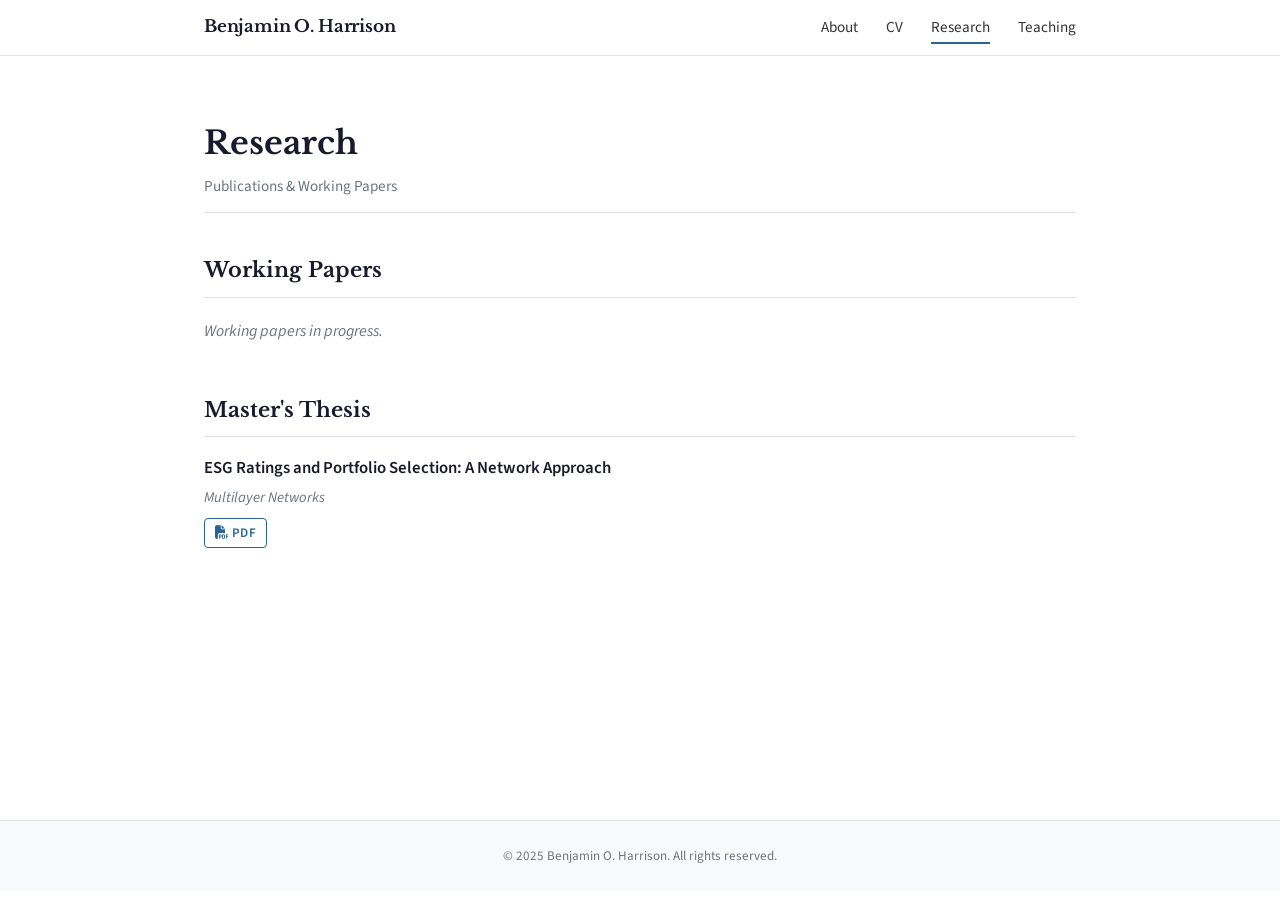
<file: research.html>
<!DOCTYPE html>
<html lang="en">
<head>
    <meta charset="UTF-8">
    <meta name="viewport" content="width=device-width, initial-scale=1.0">
    <title>Research | Benjamin O. Harrison</title>
    <link rel="icon" type="image/png" href="images/benhars_logo.png">
    <link href="https://fonts.googleapis.com/css2?family=Libre+Baskerville:ital,wght@0,400;0,700;1,400&family=Source+Sans+Pro:wght@300;400;600;700&display=swap" rel="stylesheet">
    <link rel="stylesheet" href="https://cdnjs.cloudflare.com/ajax/libs/font-awesome/6.5.1/css/all.min.css">
    <!-- Google tag (gtag.js) -->
    <script async src="https://www.googletagmanager.com/gtag/js?id=G-WB9NNGTKCT"></script>
    <script>
      window.dataLayer = window.dataLayer || [];
      function gtag(){dataLayer.push(arguments);}
      gtag('js', new Date());
      gtag('config', 'G-WB9NNGTKCT');
    </script>
    <link rel="stylesheet" href="style.css">
</head>
<body>
    <nav class="navbar">
        <div class="nav-container">
            <a href="index.html" class="nav-brand">Benjamin O. Harrison</a>
            <button class="nav-toggle" id="navToggle" aria-label="Toggle navigation">
                <span></span>
                <span></span>
                <span></span>
            </button>
            <ul class="nav-links" id="navLinks">
                <li><a href="index.html">About</a></li>
                <li><a href="cv.html">CV</a></li>
                <li><a href="research.html" class="active">Research</a></li>
                <li><a href="teaching.html">Teaching</a></li>
            </ul>
        </div>
    </nav>

    <main class="main-content">
        <div class="page-header">
            <h1>Research</h1>
            <p>Publications &amp; Working Papers</p>
        </div>

        <!-- Working Papers -->
        <div class="research-section">
            <h2>Working Papers</h2>
            <p style="color: var(--color-text-light); font-style: italic;">Working papers in progress.</p>
        </div>

        <!-- Master's Thesis -->
        <div class="research-section">
            <h2>Master's Thesis</h2>
            <div class="paper-item">
                <div class="paper-title">ESG Ratings and Portfolio Selection: A Network Approach</div>
                <div class="paper-venue">Multilayer Networks</div>
                <div class="paper-links">
                    <a href="https://drive.google.com/file/d/1K7Xl8wb6zrcfya3lOBPQKGkN4OnYr6cs/view?usp=drive_link" target="_blank">
                        <i class="fas fa-file-pdf"></i> PDF
                    </a>
                </div>
            </div>
        </div>
    </main>

    <footer class="footer">
        <div class="footer-container">
            <p>&copy; 2025 Benjamin O. Harrison. All rights reserved.</p>
        </div>
    </footer>

    <script>
        const navToggle = document.getElementById('navToggle');
        const navLinks = document.getElementById('navLinks');
        navToggle.addEventListener('click', () => {
            navLinks.classList.toggle('open');
            navToggle.classList.toggle('open');
        });

        // Toggle abstract visibility
        function toggleAbstract(id) {
            const el = document.getElementById(id);
            if (el) el.classList.toggle('show');
        }
    </script>
</body>
</html>
</file>
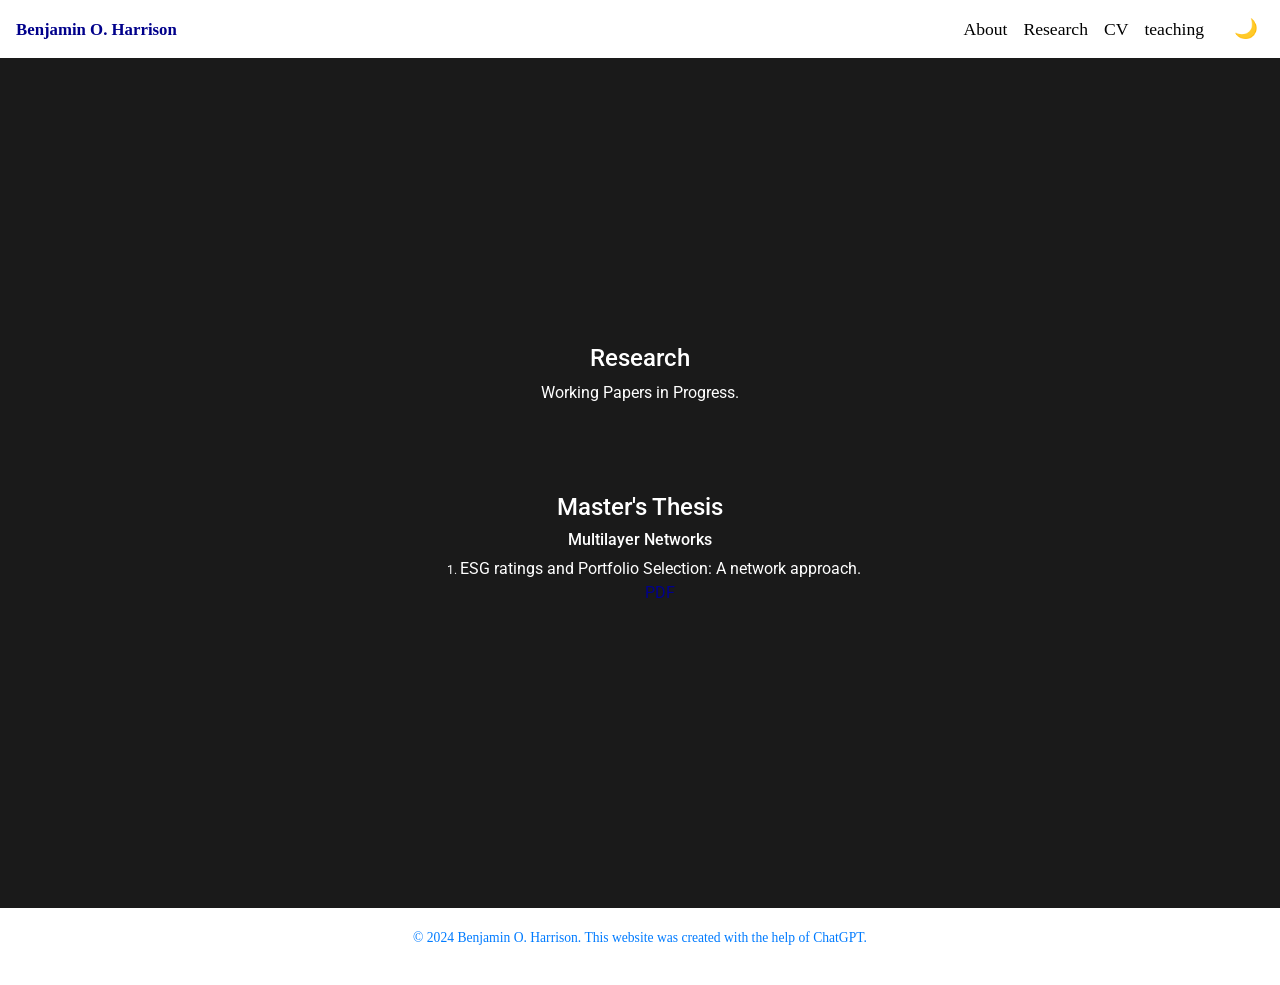
<file: researchold.html>
<!DOCTYPE html>
<html lang="en">
<head>
    <meta charset="UTF-8">
    <meta name="viewport" content="width=device-width, initial-scale=1.0">
    <title>Research - Benjamin O. Harrison</title>
    <link rel="stylesheet" href="https://stackpath.bootstrapcdn.com/bootstrap/4.3.1/css/bootstrap.min.css">
    <link href="https://fonts.googleapis.com/css2?family=Montserrat:wght@400;700&family=Roboto:wght@400;700&family=Garamond:wght@400&display=swap" rel="stylesheet">
    <link rel="icon" type="image/png" href="images/benhars_logo.png">
        <!-- Google tag (gtag.js) -->
    <script async src="https://www.googletagmanager.com/gtag/js?id=G-WB9NNGTKCT"></script>
    <script>
      window.dataLayer = window.dataLayer || [];
      function gtag(){dataLayer.push(arguments);}
      gtag('js', new Date());

      gtag('config', 'G-WB9NNGTKCT');
    </script>
    <style>
        :root {
            --bg-color-dark: #1a1a1a;
            --bg-color-light: #ffffff;
            --text-color-dark: #ffffff;
            --text-color-light: #000000;
            --navbar-footer-bg-dark: #ffffff;
            --navbar-footer-bg-light: #1a1a1a;
            --highlight-color: #007bff;
        }

        body {
            font-family: 'Roboto', sans-serif;
            background-color: var(--bg-color-dark);
            color: var(--text-color-dark);
            transition: background-color 0.3s, color 0.3s;
            margin: 0;
            padding: 0;
            font-size: 12px;
        }

        .navbar {
            position: sticky;
            top: 0;
            z-index: 1000;
            background-color: var(--navbar-footer-bg-dark);
        }

        .navbar-brand {
            font-weight: bold;
            font-size: 1.05rem;
            font-family: 'Garamond', serif;
        }

        .navbar-toggler {
            border: 1px solid var(--text-color-light); /* Adds a border */
            padding: 5px; /* Adds padding inside the button */
            margin: 10px; /* Adds margin outside the button */
            background-color: var(--navbar-footer-bg-dark); /* Sets the background color */
            position: relative; /* Necessary for positioning the lines */
        }

        .navbar-toggler-icon {
            display: inline-block;
            width: 24px;
            height: 2px;
            background-color: var(--bg-color-dark);
            position: relative; /* Necessary for positioning the lines */
            transition: all 0.3s; /* Adds a smooth transition */
        }

        .navbar-toggler-icon::before,
        .navbar-toggler-icon::after {
            content: '';
            display: block;
            width: 24px;
            height: 2px;
            background-color: var(--text-color-light); /* Sets the line color */
            position: absolute;
            transition: all 0.3s; /* Adds a smooth transition */
        }

        .navbar-toggler-icon::before {
            top: -8px; /* Positions the first line above the middle line */
        }

        .navbar-toggler-icon::after {
            top: 8px; /* Positions the third line below the middle line */
        }
        
        .navbar-nav .nav-link {
            color: var(--text-color-light) !important;
            font-size: 1.1rem;
            font-family: 'Garamond', serif;
        }

        .navbar-nav .nav-link:hover {
            text-decoration: underline;
        }

        .very-small-text {
            font-size: 0.85rem;
            color: #007bff;
            font-family: 'Garamond', serif;
        }

        .small-text {
            font-size: 1.2rem;
        }

        .mode-toggle {
            cursor: pointer;
            color: var(--text-color-light);
            background: none;
            border: none;
            font-size: 1.2rem;
            margin-left: 1rem;
        }

        .mode-toggle:hover {
            color: var(--text-color-dark);
        }
        
        @keyframes fadeIn {
            0% {
                opacity: 0;
            }
            100% {
                opacity: 1;
            }
        }
        
        #papers {
            animation: fadeIn 2s ease-out forwards;
        }

        a {
            color: #00008b;
        }

        a:hover {
            color: #3333cc;
        }

        footer {
            margin-top: 50px;
            padding: 20px 0;
            background-color: var(--navbar-footer-bg-dark);
            color: var(--text-color-dark);
            text-align: center;
            font-size: 0.85rem;
            font-family: 'Garamond', serif;
        }

        .py-5 {
            display: flex;
            flex-direction: column;
            justify-content: center; 
            align-items: center;
            min-height: calc(100vh - 100px);
            text-align: center;
        }

        ol li p {
            margin-bottom: 0;
        }

        h4 {
            text-align: center;
            margin-top: 2em;
        }

        p, h6 {
            font-size: 1rem;
        }

        /* Additional styles for your sections */
        section {
            margin-bottom: 2em; /* Add space between sections */
        }
    </style>
</head>
<body>
    <nav class="navbar navbar-expand-lg">
        <a class="navbar-brand" href="index.html">Benjamin O. Harrison</a>
        <button class="navbar-toggler" type="button" data-toggle="collapse" data-target="#navbarNav" aria-controls="navbarNav" aria-expanded="false" aria-label="Toggle navigation">
            <span class="navbar-toggler-icon"></span>
        </button>
        <div class="collapse navbar-collapse" id="navbarNav">
            <ul class="navbar-nav ml-auto">
                <li class="nav-item">
                    <a class="nav-link" href="index.html">About</a>
                </li>
                <li class="nav-item">
                    <a class="nav-link" href="research.html">Research</a>
                </li>
                <li class="nav-item">
                    <a class="nav-link" href="cv.html">CV</a>
                </li>
                <li class="nav-item">
                    <a class="nav-link" href="teaching.html">teaching</a>
                </li>
            </ul>
            <button class="mode-toggle" onclick="toggleBackground()">🌙</button>
        </div>
    </nav>
    <div id="papers" class="container py-5">
        <!-- General Introduction -->
        <section>
        </section>

        <!-- Working Papers -->
        <section>
            <h4>Research</h4>
            <div>
                <p> Working Papers in Progress.</p>
            </div>
        </section>

        <!-- Thesis -->
        <section>
            <h4>Master's Thesis</h4>
            <div>
                <h6>Multilayer Networks</h6>
                <ol>
                    <li>
                        <p>ESG ratings and Portfolio Selection: A network approach.</p>
                        <p><a href="https://drive.google.com/file/d/1K7Xl8wb6zrcfya3lOBPQKGkN4OnYr6cs/view?usp=drive_link" target="_blank">PDF</a></p>
                    </li>
                </ol>
            </div>
        </section>
    </div>
    <footer>
        <p class="very-small-text">&copy; 2024 Benjamin O. Harrison. This website was created with the help of ChatGPT.</p>
    </footer>
    <script src="https://code.jquery.com/jquery-3.3.1.slim.min.js"></script>
    <script src="https://cdnjs.cloudflare.com/ajax/libs/popper.js/1.14.7/umd/popper.min.js"></script>
    <script src="https://stackpath.bootstrapcdn.com/bootstrap/4.3.1/js/bootstrap.min.js"></script>
    <script>
        function toggleBackground() {
            const root = document.documentElement;
            const currentBgColor = getComputedStyle(root).getPropertyValue('--bg-color-dark').trim();
            if (currentBgColor === '#1a1a1a') {
                root.style.setProperty('--bg-color-dark', '#ffffff');
                root.style.setProperty('--text-color-dark', '#000000');
                root.style.setProperty('--navbar-footer-bg-dark', '#1a1a1a');
                root.style.setProperty('--text-color-light', '#ffffff');
            } else {
                root.style.setProperty('--bg-color-dark', '#1a1a1a');
                root.style.setProperty('--text-color-dark', '#ffffff');
                root.style.setProperty('--navbar-footer-bg-dark', '#ffffff');
                root.style.setProperty('--text-color-light', '#000000');
            }
            document.body.style.backgroundColor = root.style.getPropertyValue('--bg-color-dark');
            document.body.style.color = root.style.getPropertyValue('--text-color-dark');
            document.querySelector('.navbar').style.backgroundColor = root.style.getPropertyValue('--navbar-footer-bg-dark');
            document.querySelector('footer').style.backgroundColor = root.style.getPropertyValue('--navbar-footer-bg-dark');
            document.querySelectorAll('.nav-link').forEach(link => link.style.color = root.style.getPropertyValue('--text-color-light'));
            document.querySelector('.mode-toggle').style.color = root.style.getPropertyValue('--text-color-light');
        }
    </script>
</body>
</html>
</file>
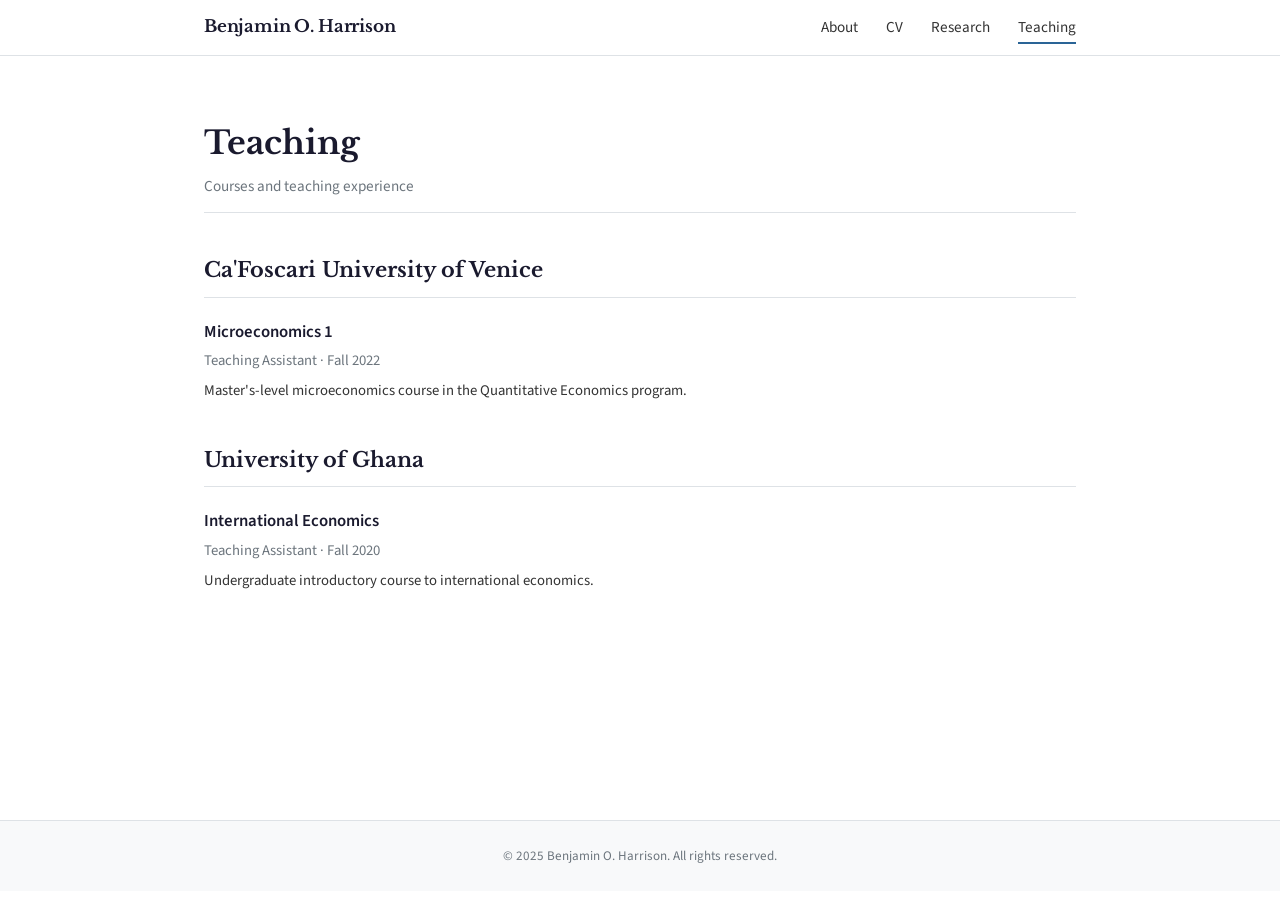
<file: teaching.html>
<!DOCTYPE html>
<html lang="en">
<head>
    <meta charset="UTF-8">
    <meta name="viewport" content="width=device-width, initial-scale=1.0">
    <title>Teaching | Benjamin O. Harrison</title>
    <link rel="icon" type="image/png" href="images/benhars_logo.png">
    <link href="https://fonts.googleapis.com/css2?family=Libre+Baskerville:ital,wght@0,400;0,700;1,400&family=Source+Sans+Pro:wght@300;400;600;700&display=swap" rel="stylesheet">
    <link rel="stylesheet" href="https://cdnjs.cloudflare.com/ajax/libs/font-awesome/6.5.1/css/all.min.css">
    <!-- Google tag (gtag.js) -->
    <script async src="https://www.googletagmanager.com/gtag/js?id=G-WB9NNGTKCT"></script>
    <script>
      window.dataLayer = window.dataLayer || [];
      function gtag(){dataLayer.push(arguments);}
      gtag('js', new Date());
      gtag('config', 'G-WB9NNGTKCT');
    </script>
    <link rel="stylesheet" href="style.css">
</head>
<body>
    <nav class="navbar">
        <div class="nav-container">
            <a href="index.html" class="nav-brand">Benjamin O. Harrison</a>
            <button class="nav-toggle" id="navToggle" aria-label="Toggle navigation">
                <span></span>
                <span></span>
                <span></span>
            </button>
            <ul class="nav-links" id="navLinks">
                <li><a href="index.html">About</a></li>
                <li><a href="cv.html">CV</a></li>
                <li><a href="research.html">Research</a></li>
                <li><a href="teaching.html" class="active">Teaching</a></li>
            </ul>
        </div>
    </nav>

    <main class="main-content">
        <div class="page-header">
            <h1>Teaching</h1>
            <p>Courses and teaching experience</p>
        </div>

        <!-- Ca'Foscari University -->
        <div class="teaching-institution">
            <h2>Ca'Foscari University of Venice</h2>
            <div class="course-item">
                <div class="course-name">Microeconomics 1</div>
                <div class="course-role">Teaching Assistant &middot; Fall 2022</div>
                <p class="course-desc">
                    Master's-level microeconomics course in the Quantitative Economics program.
                </p>
            </div>
        </div>

        <!-- University of Ghana -->
        <div class="teaching-institution">
            <h2>University of Ghana</h2>
            <div class="course-item">
                <div class="course-name">International Economics</div>
                <div class="course-role">Teaching Assistant &middot; Fall 2020</div>
                <p class="course-desc">
                    Undergraduate introductory course to international economics.
                </p>
            </div>
        </div>
    </main>

    <footer class="footer">
        <div class="footer-container">
            <p>&copy; 2025 Benjamin O. Harrison. All rights reserved.</p>
        </div>
    </footer>

    <script>
        const navToggle = document.getElementById('navToggle');
        const navLinks = document.getElementById('navLinks');
        navToggle.addEventListener('click', () => {
            navLinks.classList.toggle('open');
            navToggle.classList.toggle('open');
        });
    </script>
</body>
</html>
</file>
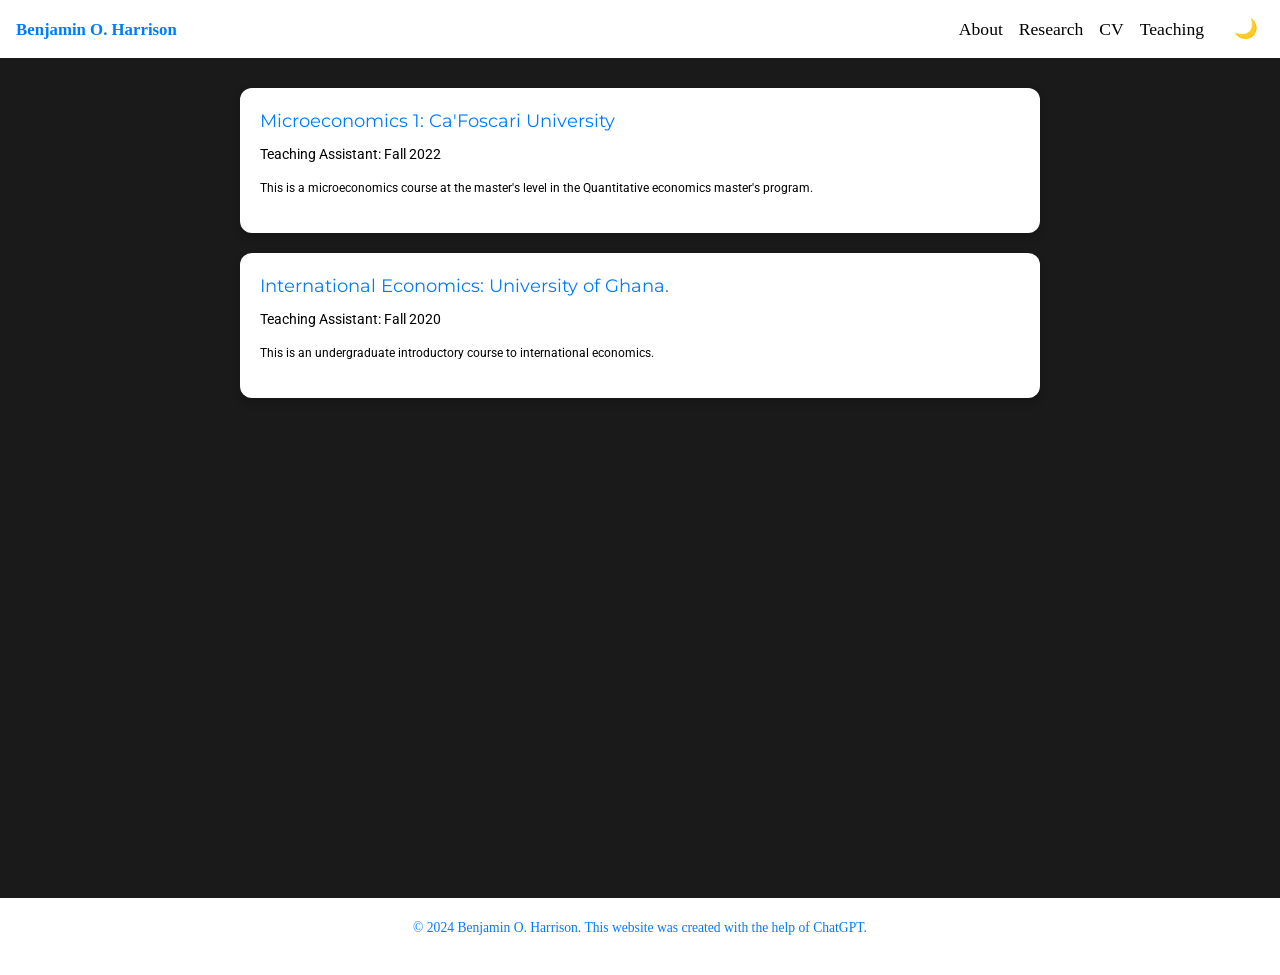
<file: teachingold.html>
<!DOCTYPE html>
<html lang="en">
<head>
    <meta charset="UTF-8">
    <meta name="viewport" content="width=device-width, initial-scale=1.0">
    <title>Teaching - Benjamin O. Harrison</title>
    <link rel="stylesheet" href="https://stackpath.bootstrapcdn.com/bootstrap/4.3.1/css/bootstrap.min.css">
    <link href="https://fonts.googleapis.com/css2?family=Montserrat:wght@400;700&family=Roboto:wght@400;700&family=Garamond:wght@400&display=swap" rel="stylesheet">
    <link rel="icon" type="image/png" href="images/benhars_logo.png">
        <!-- Google tag (gtag.js) -->
    <script async src="https://www.googletagmanager.com/gtag/js?id=G-WB9NNGTKCT"></script>
    <script>
      window.dataLayer = window.dataLayer || [];
      function gtag(){dataLayer.push(arguments);}
      gtag('js', new Date());

      gtag('config', 'G-WB9NNGTKCT');
    </script>
    
    <style>
        :root {
            --bg-color-dark: #1a1a1a;
            --bg-color-light: #ffffff;
            --text-color-dark: #ffffff;
            --text-color-light: #000000;
            --navbar-footer-bg-dark: #ffffff;
            --navbar-footer-bg-light: #1a1a1a;
            --highlight-color: #007bff;
            --course-block-bg-dark: #333333;
            --course-block-bg-light: #ffffff;
        }

        body {
            font-family: 'Roboto', sans-serif;
            background-color: var(--bg-color-dark);
            color: var(--text-color-dark);
            transition: background-color 0.3s, color 0.3s;
            margin: 0;
            padding: 0;
            font-size: 12px; /* Increased base font size */
        }

        .navbar {
            position: sticky;
            top: 0;
            z-index: 1000;
            background-color: var(--navbar-footer-bg-dark);
        }

        .navbar-brand {
            font-weight: bold;
            font-size: 1.05rem;
            font-family: 'Garamond', serif;
        }

        .navbar-toggler {
            border: 1px solid var(--text-color-light); /* Adds a border */
            padding: 5px; /* Adds padding inside the button */
            margin: 10px; /* Adds margin outside the button */
            background-color: var(--navbar-footer-bg-dark); /* Sets the background color */
            position: relative; /* Necessary for positioning the lines */
        }

        .navbar-toggler-icon {
            display: inline-block;
            width: 24px;
            height: 2px;
            background-color: var(--bg-color-dark);
            position: relative; /* Necessary for positioning the lines */
            transition: all 0.3s; /* Adds a smooth transition */
        }

        .navbar-toggler-icon::before,
        .navbar-toggler-icon::after {
            content: '';
            display: block;
            width: 24px;
            height: 2px;
            background-color: var(--text-color-light);
            position: absolute;
            transition: all 0.3s;
        }

        .navbar-toggler-icon::before {
            top: -8px;
        }

        .navbar-toggler-icon::after {
            top: 8px;
        }
        
        .navbar-nav .nav-link {
            color: var(--text-color-light) !important;
            font-size: 1.1rem;
            font-family: 'Garamond', serif;
        }

        .navbar-nav .nav-link:hover {
            text-decoration: underline;
        }

        .container {
            display: flex;
            flex-direction: column;
            align-items: center;
            padding: 20px;
            min-height: calc(100vh - 60px);
        }

        .course-block {
            background-color: var(--course-block-bg-light);
            color: var(--text-color-light);
            border-radius: 12px;
            padding: 20px;
            margin: 10px;
            width: 100%;
            max-width: 800px;
            box-shadow: 0 4px 8px rgba(0, 0, 0, 0.2);
            transition: transform 0.3s, background-color 0.3s, color 0.3s;
        }

        .course-block:hover {
            transform: scale(1.02);
        }

        .course-header {
            font-family: 'Montserrat', sans-serif;
            font-size: 1.5em;
            margin-bottom: 0.5em;
            color: var(--highlight-color);
        }

        .course-subheader {
            font-family: 'Roboto', sans-serif;
            font-size: 1.2em;
            margin-bottom: 1em;
        }

        .course-body {
            font-size: 1em;
            line-height: 1.4;
        }

        footer {
            padding: 20px 0;
            background-color: var(--navbar-footer-bg-dark);
            color: var(--text-color-dark);
            text-align: center;
        }

        .very-small-text {
            font-size: 0.85rem;
            color: var(--highlight-color);
            font-family: 'Garamond', serif;
        }

        .mode-toggle {
            cursor: pointer;
            color: var(--text-color-light);
            background: none;
            border: none;
            font-size: 1.2rem;
            margin-left: 1rem;
        }

        .mode-toggle:hover {
            color: var(--text-color-dark);
        }
    </style>
</head>
<body>
    <nav class="navbar navbar-expand-lg">
        <a class="navbar-brand" href="index.html">Benjamin O. Harrison</a>
        <button class="navbar-toggler" type="button" data-toggle="collapse" data-target="#navbarNav" aria-controls="navbarNav" aria-expanded="false" aria-label="Toggle navigation">
            <span class="navbar-toggler-icon"></span>
        </button>
        <div class="collapse navbar-collapse" id="navbarNav">
            <ul class="navbar-nav ml-auto">
                <li class="nav-item">
                    <a class="nav-link" href="index.html">About</a>
                </li>
                <li class="nav-item">
                    <a class="nav-link" href="research.html">Research</a>
                </li>
                <li class="nav-item">
                    <a class="nav-link" href="cv.html">CV</a>
                </li>
                <li class="nav-item">
                    <a class="nav-link" href="teaching.html">Teaching</a>
                </li>
            </ul>
            <button class="mode-toggle" onclick="toggleBackground()">🌙</button>
        </div>
    </nav>
    <div class="container">
        <div class="course-block">
            <div class="course-header">Microeconomics 1: Ca'Foscari University</div>
            <div class="course-subheader">Teaching Assistant: Fall 2022</div>
            <div class="course-body">
                <p>This is a microeconomics course at the master's level in the Quantitative economics master's program.</p>
            </div>
        </div>
        <div class="course-block">
            <div class="course-header">International Economics: University of Ghana.</div>
            <div class="course-subheader">Teaching Assistant: Fall 2020</div>
            <div class="course-body">
                <p>This is an undergraduate introductory course to international economics.</p>
            </div>
        </div>
        <!-- Add more course blocks as needed -->
    </div>
    <footer>
        <p class="very-small-text">&copy; 2024 Benjamin O. Harrison. This website was created with the help of ChatGPT.</p>
    </footer>
    <script src="https://code.jquery.com/jquery-3.3.1.slim.min.js"></script>
    <script src="https://cdnjs.cloudflare.com/ajax/libs/popper.js/1.14.7/umd/popper.min.js"></script>
    <script src="https://stackpath.bootstrapcdn.com/bootstrap/4.3.1/js/bootstrap.min.js"></script>
    <script>
        function toggleBackground() {
            const root = document.documentElement;
            const currentBgColor = getComputedStyle(root).getPropertyValue('--bg-color-dark').trim();
            if (currentBgColor === '#1a1a1a') {
                root.style.setProperty('--bg-color-dark', '#ffffff');
                root.style.setProperty('--text-color-dark', '#000000');
                root.style.setProperty('--navbar-footer-bg-dark', '#1a1a1a');
                root.style.setProperty('--text-color-light', '#ffffff');
                root.style.setProperty('--course-block-bg-dark', '#333333');
            } else {
                root.style.setProperty('--bg-color-dark', '#1a1a1a');
                root.style.setProperty('--text-color-dark', '#000000');
                root.style.setProperty('--navbar-footer-bg-dark', '#ffffff');
                root.style.setProperty('--text-color-light', '#000000');
                root.style.setProperty('--course-block-bg-dark', '#ffffff');
            }
            document.body.style.backgroundColor = root.style.getPropertyValue('--bg-color-dark');
            document.body.style.color = root.style.getPropertyValue('--text-color-dark');
            document.querySelector('.navbar').style.backgroundColor = root.style.getPropertyValue('--navbar-footer-bg-dark');
            document.querySelector('footer').style.backgroundColor = root.style.getPropertyValue('--navbar-footer-bg-dark');
            document.querySelectorAll('.nav-link').forEach(link => link.style.color = root.style.getPropertyValue('--text-color-light'));
            document.querySelector('.mode-toggle').style.color = root.style.getPropertyValue('--text-color-light');
            document.querySelectorAll('.course-block').forEach(block => {
                block.style.backgroundColor = getComputedStyle(root).getPropertyValue('--bg-color-dark').trim() === '#1a1a1a'
                    ? root.style.getPropertyValue('--course-block-bg-light')
                    : root.style.getPropertyValue('--course-block-bg-dark');
                block.style.color = getComputedStyle(root).getPropertyValue('--bg-color-dark').trim() === '#1a1a1a'
                    ? root.style.getPropertyValue('--text-color-dark')
                    : root.style.getPropertyValue('--text-color-light');
            });
        }
    </script>
</body>
</html>
</file>
<file: style.css>
/* ==========================================================================
   Benjamin O. Harrison — Academic Website
   Clean, al-folio–inspired design. Pure HTML/CSS, no build tools.
   ========================================================================== */

/* --- Reset & Base -------------------------------------------------------- */
*, *::before, *::after {
    margin: 0;
    padding: 0;
    box-sizing: border-box;
}

:root {
    --color-bg: #ffffff;
    --color-text: #333333;
    --color-text-light: #6c757d;
    --color-heading: #1a1a2e;
    --color-link: #2a6496;
    --color-link-hover: #1a3d5c;
    --color-border: #dee2e6;
    --color-nav-bg: #ffffff;
    --color-nav-text: #333333;
    --color-footer-bg: #f8f9fa;
    --color-card-bg: #ffffff;
    --color-accent: #2a6496;
    --font-heading: 'Libre Baskerville', Georgia, serif;
    --font-body: 'Source Sans Pro', 'Segoe UI', sans-serif;
    --max-width: 920px;
    --nav-height: 56px;
}

html {
    scroll-behavior: smooth;
}

body {
    font-family: var(--font-body);
    font-size: 16px;
    font-weight: 400;
    line-height: 1.7;
    color: var(--color-text);
    background-color: var(--color-bg);
    -webkit-font-smoothing: antialiased;
}

a {
    color: var(--color-link);
    text-decoration: none;
    transition: color 0.2s ease;
}

a:hover {
    color: var(--color-link-hover);
    text-decoration: underline;
}

strong {
    font-weight: 600;
}

/* --- Navigation ---------------------------------------------------------- */
.navbar {
    position: sticky;
    top: 0;
    z-index: 100;
    background: var(--color-nav-bg);
    border-bottom: 1px solid var(--color-border);
    height: var(--nav-height);
}

.nav-container {
    max-width: var(--max-width);
    margin: 0 auto;
    padding: 0 24px;
    display: flex;
    align-items: center;
    justify-content: space-between;
    height: 100%;
}

.nav-brand {
    font-family: var(--font-heading);
    font-size: 1.05rem;
    font-weight: 700;
    color: var(--color-heading);
    text-decoration: none;
    letter-spacing: -0.01em;
}

.nav-brand:hover {
    text-decoration: none;
    color: var(--color-heading);
}

.nav-links {
    list-style: none;
    display: flex;
    gap: 28px;
    align-items: center;
}

.nav-links a {
    font-family: var(--font-body);
    font-size: 0.95rem;
    font-weight: 400;
    color: var(--color-nav-text);
    text-decoration: none;
    padding: 4px 0;
    position: relative;
    transition: color 0.2s;
}

.nav-links a::after {
    content: '';
    position: absolute;
    bottom: -2px;
    left: 0;
    width: 0;
    height: 1.5px;
    background: var(--color-accent);
    transition: width 0.25s ease;
}

.nav-links a:hover::after,
.nav-links a.active::after {
    width: 100%;
}

.nav-links a:hover {
    color: var(--color-heading);
    text-decoration: none;
}

/* Hamburger */
.nav-toggle {
    display: none;
    background: none;
    border: none;
    cursor: pointer;
    padding: 6px;
    flex-direction: column;
    gap: 5px;
}

.nav-toggle span {
    display: block;
    width: 22px;
    height: 2px;
    background: var(--color-heading);
    border-radius: 2px;
    transition: transform 0.3s, opacity 0.3s;
}

.nav-toggle.open span:nth-child(1) {
    transform: translateY(7px) rotate(45deg);
}

.nav-toggle.open span:nth-child(2) {
    opacity: 0;
}

.nav-toggle.open span:nth-child(3) {
    transform: translateY(-7px) rotate(-45deg);
}

/* --- Main Content -------------------------------------------------------- */
.main-content {
    max-width: var(--max-width);
    margin: 0 auto;
    padding: 60px 24px 80px;
    min-height: calc(100vh - var(--nav-height) - 80px);
}

/* --- About Page ---------------------------------------------------------- */
.about-container {
    display: flex;
    gap: 60px;
    align-items: flex-start;
}

.bio-section {
    flex: 1;
    min-width: 0;
}

.bio-section h1 {
    font-family: var(--font-heading);
    font-size: 2rem;
    font-weight: 700;
    color: var(--color-heading);
    margin-bottom: 24px;
    line-height: 1.2;
}

.bio-section p {
    margin-bottom: 16px;
    font-size: 1rem;
    line-height: 1.75;
}

.profile-section {
    flex-shrink: 0;
    width: 220px;
    display: flex;
    flex-direction: column;
    align-items: center;
    text-align: center;
    padding-top: 8px;
}

.profile-img-wrapper {
    width: 200px;
    height: 200px;
    border-radius: 50%;
    overflow: hidden;
    margin-bottom: 20px;
    box-shadow: 0 2px 12px rgba(0, 0, 0, 0.08);
}

.profile-img {
    width: 100%;
    height: 100%;
    object-fit: cover;
}

.profile-info {
    text-align: center;
}

.profile-address {
    font-size: 0.88rem;
    color: var(--color-text-light);
    line-height: 1.6;
    margin-bottom: 16px;
}

.social-icons {
    display: flex;
    gap: 16px;
    justify-content: center;
}

.social-icons a {
    color: var(--color-text-light);
    font-size: 1.25rem;
    transition: color 0.2s, transform 0.2s;
}

.social-icons a:hover {
    color: var(--color-heading);
    text-decoration: none;
    transform: translateY(-1px);
}

/* --- Page Headers (Research, Teaching, CV) -------------------------------- */
.page-header {
    margin-bottom: 40px;
    padding-bottom: 12px;
    border-bottom: 1px solid var(--color-border);
}

.page-header h1 {
    font-family: var(--font-heading);
    font-size: 2rem;
    font-weight: 700;
    color: var(--color-heading);
    margin-bottom: 4px;
}

.page-header p {
    font-size: 0.95rem;
    color: var(--color-text-light);
    margin-top: 4px;
}

/* --- Research Page -------------------------------------------------------- */
.research-section {
    margin-bottom: 48px;
}

.research-section h2 {
    font-family: var(--font-heading);
    font-size: 1.3rem;
    font-weight: 700;
    color: var(--color-heading);
    margin-bottom: 20px;
    padding-bottom: 8px;
    border-bottom: 1px solid var(--color-border);
}

.research-year {
    font-family: var(--font-heading);
    font-size: 1.1rem;
    font-weight: 700;
    color: var(--color-text-light);
    margin: 24px 0 12px;
}

.paper-item {
    margin-bottom: 28px;
    padding-left: 0;
}

.paper-title {
    font-size: 1.05rem;
    font-weight: 600;
    color: var(--color-heading);
    margin-bottom: 4px;
    line-height: 1.4;
}

.paper-authors {
    font-size: 0.92rem;
    color: var(--color-text-light);
    margin-bottom: 4px;
}

.paper-venue {
    font-size: 0.92rem;
    color: var(--color-text-light);
    font-style: italic;
    margin-bottom: 8px;
}

.paper-links {
    display: flex;
    gap: 10px;
    flex-wrap: wrap;
}

.paper-links a {
    display: inline-block;
    font-size: 0.82rem;
    font-weight: 600;
    padding: 3px 10px;
    border: 1px solid var(--color-accent);
    border-radius: 4px;
    color: var(--color-accent);
    text-transform: uppercase;
    letter-spacing: 0.03em;
    transition: background 0.2s, color 0.2s;
}

.paper-links a:hover {
    background: var(--color-accent);
    color: #fff;
    text-decoration: none;
}

.paper-abstract {
    margin-top: 10px;
    font-size: 0.92rem;
    line-height: 1.6;
    color: var(--color-text);
    display: none;
    padding: 12px 16px;
    background: #f8f9fa;
    border-radius: 6px;
    border-left: 3px solid var(--color-accent);
}

.paper-abstract.show {
    display: block;
}

/* --- Teaching Page -------------------------------------------------------- */
.teaching-institution {
    margin-bottom: 40px;
}

.teaching-institution h2 {
    font-family: var(--font-heading);
    font-size: 1.3rem;
    font-weight: 700;
    color: var(--color-heading);
    margin-bottom: 20px;
    padding-bottom: 8px;
    border-bottom: 1px solid var(--color-border);
}

.course-item {
    margin-bottom: 24px;
    padding-left: 0;
}

.course-name {
    font-size: 1.05rem;
    font-weight: 600;
    color: var(--color-heading);
    margin-bottom: 2px;
}

.course-code {
    font-size: 0.88rem;
    color: var(--color-accent);
    font-weight: 600;
    margin-bottom: 2px;
}

.course-role {
    font-size: 0.92rem;
    color: var(--color-text-light);
    margin-bottom: 6px;
}

.course-desc {
    font-size: 0.92rem;
    line-height: 1.6;
    color: var(--color-text);
}

/* --- CV Page ------------------------------------------------------------- */
.cv-actions {
    display: flex;
    gap: 16px;
    margin-bottom: 32px;
}

.cv-btn {
    display: inline-flex;
    align-items: center;
    gap: 8px;
    padding: 10px 24px;
    font-size: 0.92rem;
    font-weight: 600;
    border-radius: 6px;
    border: 1px solid var(--color-accent);
    color: var(--color-accent);
    transition: background 0.2s, color 0.2s;
    text-decoration: none;
}

.cv-btn:hover {
    background: var(--color-accent);
    color: #fff;
    text-decoration: none;
}

.cv-btn.primary {
    background: var(--color-accent);
    color: #fff;
}

.cv-btn.primary:hover {
    background: var(--color-link-hover);
    border-color: var(--color-link-hover);
}

.cv-embed {
    width: 100%;
    height: 75vh;
    border: 1px solid var(--color-border);
    border-radius: 8px;
    background: #f8f9fa;
}

/* --- Footer -------------------------------------------------------------- */
.footer {
    background: var(--color-footer-bg);
    border-top: 1px solid var(--color-border);
    padding: 24px 0;
    text-align: center;
}

.footer-container {
    max-width: var(--max-width);
    margin: 0 auto;
    padding: 0 24px;
}

.footer p {
    font-size: 0.82rem;
    color: var(--color-text-light);
}

/* --- Responsive ---------------------------------------------------------- */
@media (max-width: 768px) {
    .nav-toggle {
        display: flex;
    }

    .nav-links {
        position: absolute;
        top: var(--nav-height);
        left: 0;
        right: 0;
        flex-direction: column;
        background: var(--color-nav-bg);
        border-bottom: 1px solid var(--color-border);
        padding: 16px 24px;
        gap: 12px;
        display: none;
    }

    .nav-links.open {
        display: flex;
    }

    .about-container {
        flex-direction: column-reverse;
        gap: 32px;
        align-items: center;
        text-align: center;
    }

    .profile-section {
        width: auto;
    }

    .bio-section h1 {
        font-size: 1.6rem;
    }

    .main-content {
        padding: 40px 20px 60px;
    }
}

@media (max-width: 480px) {
    .bio-section h1 {
        font-size: 1.4rem;
    }

    .profile-img-wrapper {
        width: 160px;
        height: 160px;
    }

    .cv-embed {
        height: 60vh;
    }
}
</file>
